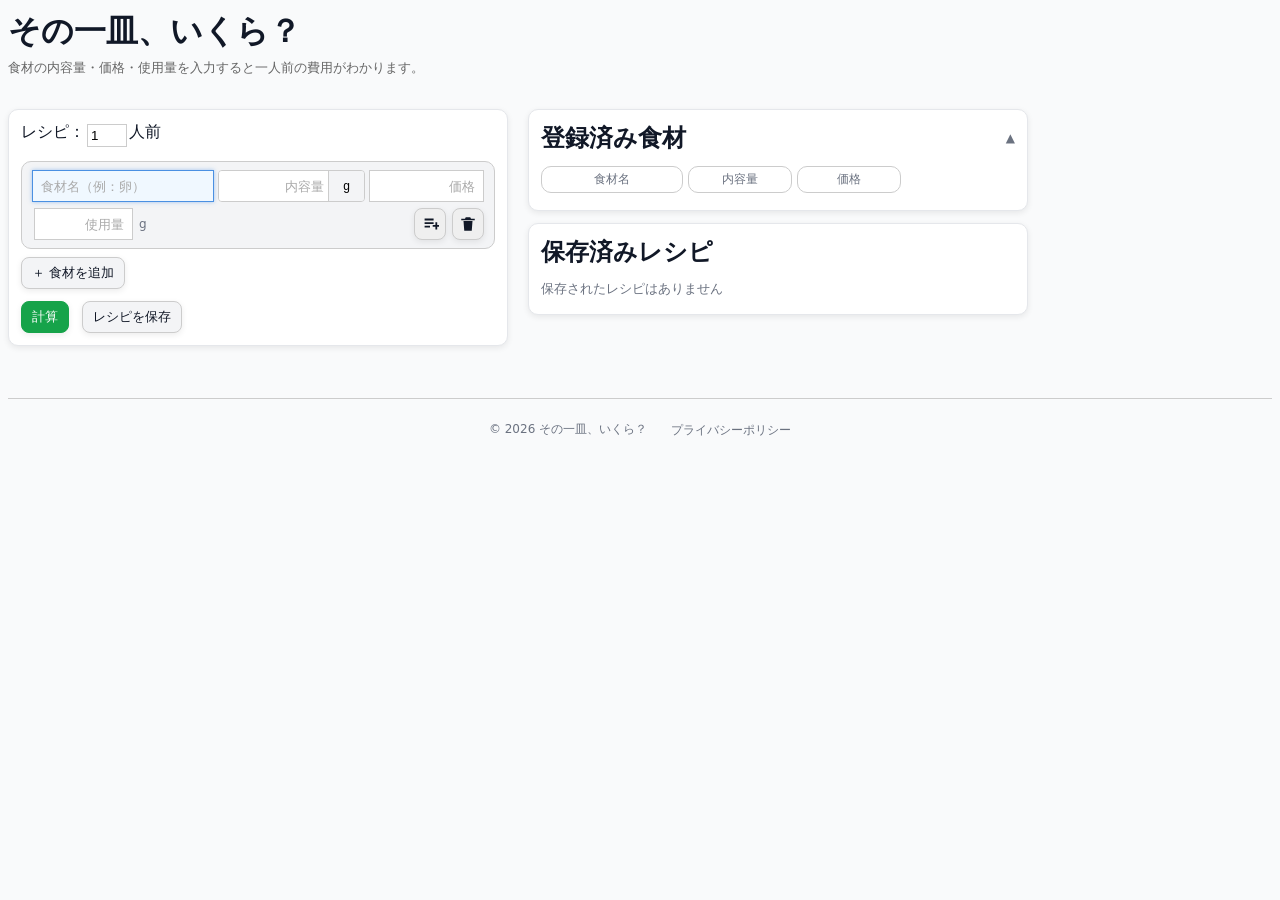
<file: index.html>
<!DOCTYPE html>
<html lang="ja">
  <head>
    <meta charset="UTF-8">
    <meta name="viewport" content="width=device-width, initial-scale=1.0">
    <meta name="description" content="食材の内容量・価格・使用量からレシピ一人前の食費を計算できるツール。よく使う食材やレシピは保存可能。自炊・節約・家計管理に。">
    <meta name="google-site-verification" content="JUQzpSWXDlmY2dKkkwU9a716EybnjabIKuK38MrQCgc" />
    <!-- OGP -->
    <meta property="og:type" content="website">
    <meta property="og:title" content="その一皿、いくら？｜食費計算・一人前コスト計算ツール">
    <meta property="og:description" content="食材の内容量・価格・使用量からレシピ一人前の食費を計算できるツール。自炊・節約・家計管理に。">
    <meta property="og:url" content="https://food-cost-calculator-web.vercel.app/">
    <meta name="twitter:card" content="summary">
    <title>その一皿、いくら？｜食費計算・一人前コスト計算ツール</title>
    <link rel="stylesheet" href="style.css">
    <link rel="preconnect" href="https://fonts.googleapis.com">
    <link rel="preconnect" href="https://fonts.gstatic.com" crossorigin>
    <link href="https://fonts.googleapis.com/earlyaccess/notosansjp.css">
  </head>

  <!-- デバッグon -->
  <!-- <body class="debug"> -->
  <!-- デバッグoff -->
  <body>

      <!-- タイトル -->
    <div id="title-area">
      <h1>その一皿、いくら？</h1>
      <p>食材の内容量・価格・使用量を入力すると一人前の費用がわかります。</p>
      <!-- <p>食費を厳密に管理したい、節約を頑張るあなたに。</p> -->
    </div>

    <!-- 本文 -->
    <div class="container">
      <!-- 左カラム -->
      <div class="col-left">
      <!-- 入力パネル -->
      <section class="panel">
        <!-- 人前 -->
        <div class="servings">
          レシピ：
          <input type="text" id="people" inputmode="decimal" value="1">
          人前
        </div>

        <!-- 食材リスト -->
        <div id="ingredient-row"></div>

        <!-- 追加ボタン -->
        <button class="btn-secondary add-btn" onclick="addRow()">＋ 食材を追加</button>

        <br>

        <!-- 計算ボタン -->
        <button class="btn-primary calc-btn" onclick="calculate()">計算</button>
        <button class="btn-secondary recipe-save-btn" onclick="openRecipeModal()">レシピを保存</button>
      </section>
        
      <!-- 結果パネル -->
      <section class="panel hidden" id="result-panel">
        <div class="result" id="result"></div>
      </section>
      </div><!-- /.col-left -->

      <!-- 右カラム -->
      <div class="col-right">
      <!-- 一覧パネル -->
      <section class="panel">
        <div class="panel-header-toggle" onclick="togglePanel('ingredient-list-body', this)">
          <h2>登録済み食材</h2>
          <span class="toggle-icon">▲</span>
        </div>
        <div id="ingredient-list-body">
          <div class="header">
            <div class="col-name">食材名</div>
            <div class="col-total">内容量</div>
            <div class="col-price">価格</div>
          </div>
          <div id="ingredient-list"></div>
        </div>
      </section>
      <!-- レシピパネル -->
      <section class="panel">
        <h2>保存済みレシピ</h2>
        <div id="recipe-list"></div>
      </section>
      </div><!-- /.col-right -->
    </div><!-- /.container -->

    <!-- 上書き確認モーダル -->
    <div id="overwrite-modal" class="modal-overlay hidden">
      <div class="modal">
        <h3>同名のレシピが存在します</h3>
        <p class="modal-msg">「<span id="overwrite-recipe-name"></span>」を上書きしますか？</p>
        <div class="modal-actions">
          <button class="btn-secondary" id="btn-cancel-overwrite">キャンセル</button>
          <button class="btn-secondary" id="btn-new-save">新規保存</button>
          <button class="btn-primary" id="btn-overwrite">上書き保存</button>
        </div>
      </div>
    </div>

    <!-- レシピ名入力モーダル -->
    <div id="recipe-modal" class="modal-overlay hidden">
      <div class="modal">
        <h3>レシピ名を入力</h3>
        <input type="text" id="recipe-name-input" placeholder="例：鶏肉の煮込み" maxlength="40">
        <div class="modal-actions">
          <button class="btn-secondary" onclick="closeRecipeModal()">キャンセル</button>
          <button class="btn-primary" onclick="confirmSaveRecipe()">保存</button>
        </div>
      </div>
    </div>

    <!-- フッター -->
    <footer id="site-footer">
      <p class="footer-copy">© 2026 その一皿、いくら？</p>
      <nav class="footer-nav">
        <a href="privacy-policy.html">プライバシーポリシー</a>
      </nav>
    </footer>

    <script src="main.js" defer></script>

  </body>
</html>
</file>
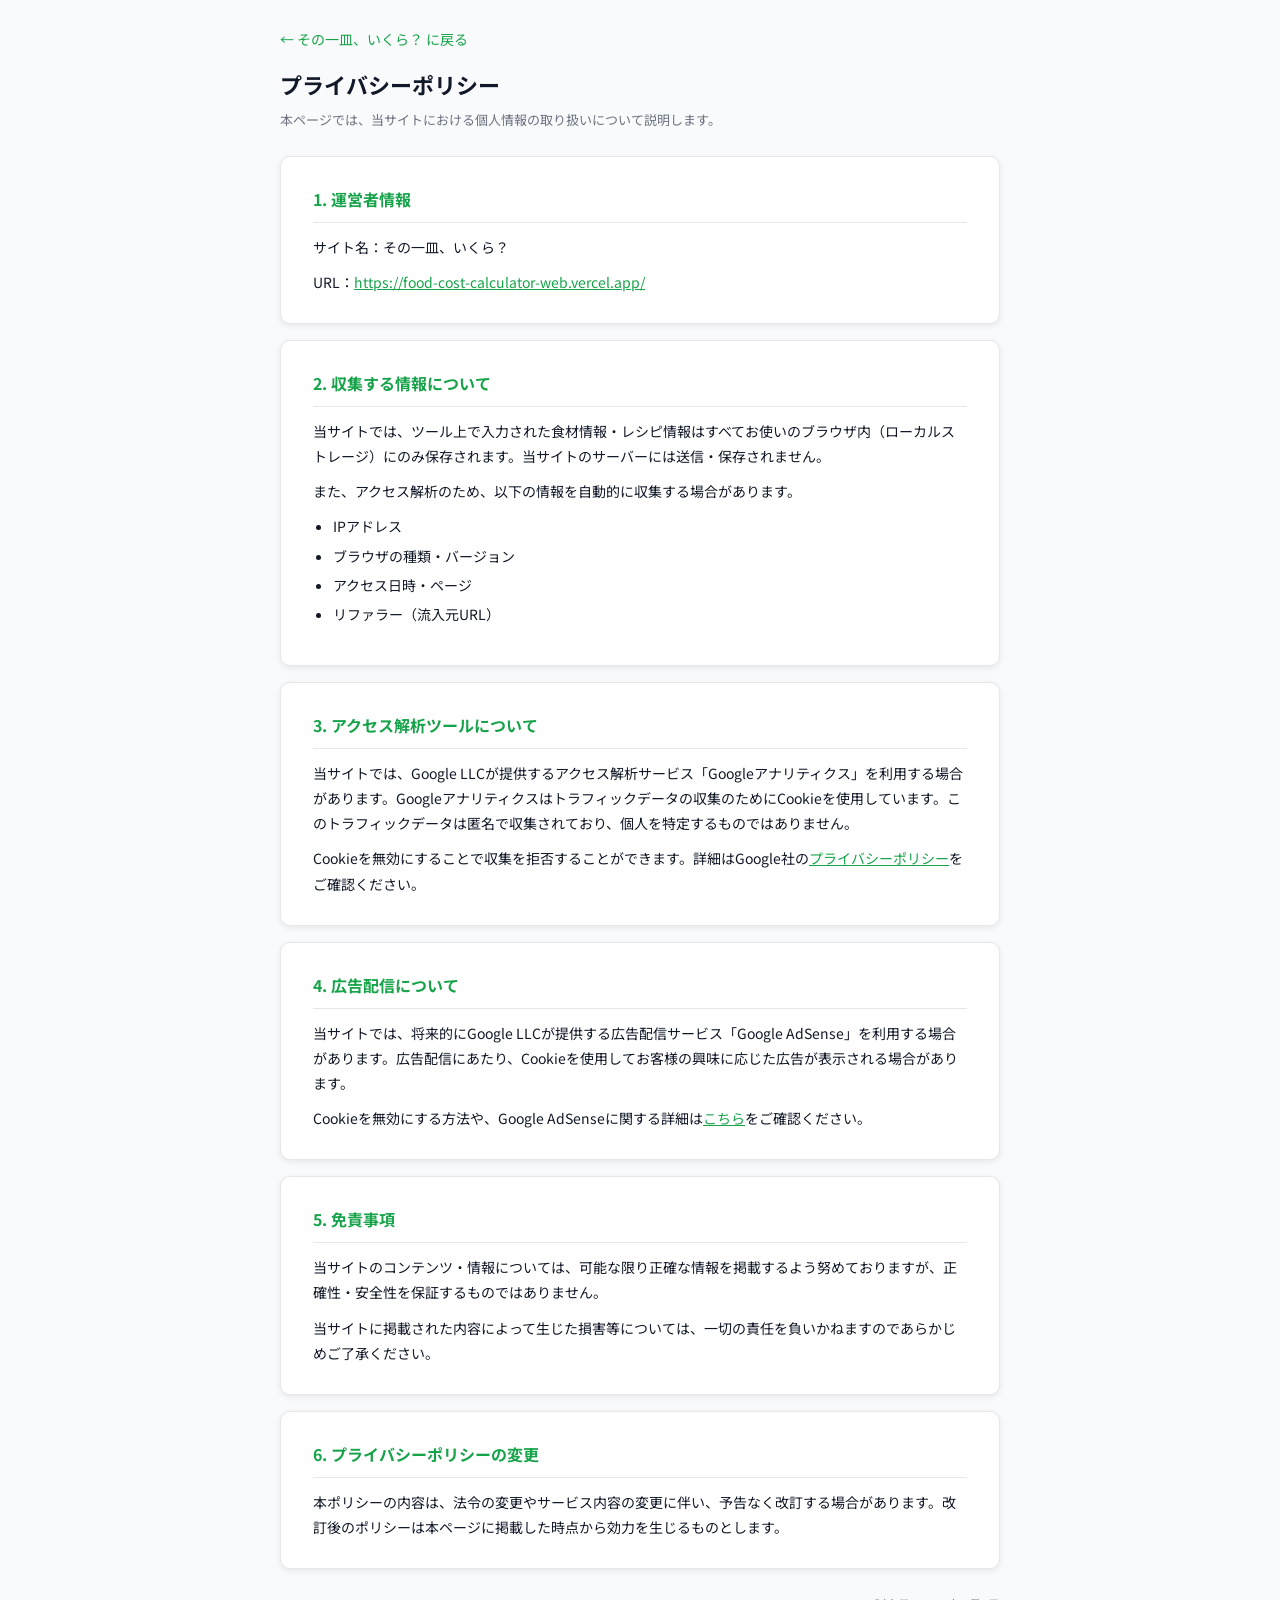
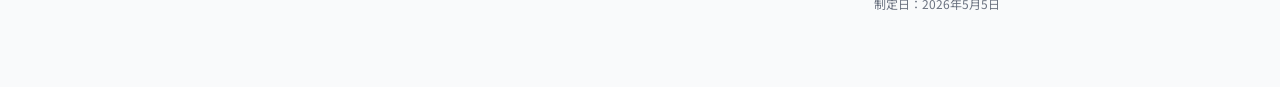
<file: privacy-policy.html>
<!DOCTYPE html>
<html lang="ja">
  <head>
    <meta charset="UTF-8">
    <meta name="viewport" content="width=device-width, initial-scale=1.0">
    <meta name="robots" content="noindex">
    <title>プライバシーポリシー｜その一皿、いくら？</title>
    <link rel="preconnect" href="https://fonts.googleapis.com">
    <link rel="preconnect" href="https://fonts.gstatic.com" crossorigin>
    <link href="https://fonts.googleapis.com/css2?family=Noto+Sans+JP:wght@400;500;700&display=swap" rel="stylesheet">
    <style>
      :root {
        --primary-color: #16a34a;
        --primary-hover-color: #15803d;
        --secondary-color: #f3f4f6;
        --panel: #ffffff;
        --border: #e5e7eb;
        --text: #111827;
        --text-sub: #6b7280;
        --radius: 10px;
        --shadow: 0 2px 6px rgba(0,0,0,0.08);
      }

      * { box-sizing: border-box; }

      body {
        font-family: "Noto Sans JP", system-ui, sans-serif;
        color: var(--text);
        background: #f9fafb;
        margin: 0;
        padding: 0;
        line-height: 1.8;
      }

      /* ヘッダー */
      #title-area {
        max-width: 760px;
        margin: 0 auto;
        padding: 24px 20px 0;
      }

      #title-area a {
        color: var(--primary-color);
        text-decoration: none;
        font-size: 14px;
      }

      #title-area a:hover { text-decoration: underline; }

      #title-area h1 {
        font-size: 22px;
        margin: 12px 0 4px;
      }

      #title-area p {
        font-size: 13px;
        color: var(--text-sub);
        margin: 0 0 24px;
      }

      /* 本文 */
      .container {
        max-width: 760px;
        margin: 0 auto;
        padding: 0 20px 60px;
      }

      .panel {
        background: var(--panel);
        border: 1px solid var(--border);
        border-radius: var(--radius);
        padding: 28px 32px;
        margin-bottom: 16px;
        box-shadow: var(--shadow);
      }

      .panel h2 {
        font-size: 16px;
        font-weight: 700;
        color: var(--primary-color);
        margin: 0 0 12px;
        padding-bottom: 8px;
        border-bottom: 1px solid var(--border);
      }

      .panel p {
        font-size: 14px;
        margin: 0 0 10px;
        color: var(--text);
      }

      .panel p:last-child { margin-bottom: 0; }

      .panel ul {
        font-size: 14px;
        padding-left: 20px;
        margin: 0 0 10px;
      }

      .panel ul li { margin-bottom: 4px; }

      .updated {
        font-size: 12px;
        color: var(--text-sub);
        text-align: right;
        margin-top: 24px;
      }

      a { color: var(--primary-color); }
    </style>
  </head>
  <body>

    <div id="title-area">
      <a href="index.html">← その一皿、いくら？ に戻る</a>
      <h1>プライバシーポリシー</h1>
      <p>本ページでは、当サイトにおける個人情報の取り扱いについて説明します。</p>
    </div>

    <div class="container">

      <div class="panel">
        <h2>1. 運営者情報</h2>
        <p>サイト名：その一皿、いくら？</p>
        <p>URL：<a href="https://food-cost-calculator-web.vercel.app/" target="_blank">https://food-cost-calculator-web.vercel.app/</a></p>
      </div>

      <div class="panel">
        <h2>2. 収集する情報について</h2>
        <p>当サイトでは、ツール上で入力された食材情報・レシピ情報はすべてお使いのブラウザ内（ローカルストレージ）にのみ保存されます。当サイトのサーバーには送信・保存されません。</p>
        <p>また、アクセス解析のため、以下の情報を自動的に収集する場合があります。</p>
        <ul>
          <li>IPアドレス</li>
          <li>ブラウザの種類・バージョン</li>
          <li>アクセス日時・ページ</li>
          <li>リファラー（流入元URL）</li>
        </ul>
      </div>

      <div class="panel">
        <h2>3. アクセス解析ツールについて</h2>
        <p>当サイトでは、Google LLCが提供するアクセス解析サービス「Googleアナリティクス」を利用する場合があります。Googleアナリティクスはトラフィックデータの収集のためにCookieを使用しています。このトラフィックデータは匿名で収集されており、個人を特定するものではありません。</p>
        <p>Cookieを無効にすることで収集を拒否することができます。詳細はGoogle社の<a href="https://policies.google.com/privacy" target="_blank">プライバシーポリシー</a>をご確認ください。</p>
      </div>

      <div class="panel">
        <h2>4. 広告配信について</h2>
        <p>当サイトでは、将来的にGoogle LLCが提供する広告配信サービス「Google AdSense」を利用する場合があります。広告配信にあたり、Cookieを使用してお客様の興味に応じた広告が表示される場合があります。</p>
        <p>Cookieを無効にする方法や、Google AdSenseに関する詳細は<a href="https://policies.google.com/technologies/ads" target="_blank">こちら</a>をご確認ください。</p>
      </div>

      <div class="panel">
        <h2>5. 免責事項</h2>
        <p>当サイトのコンテンツ・情報については、可能な限り正確な情報を掲載するよう努めておりますが、正確性・安全性を保証するものではありません。</p>
        <p>当サイトに掲載された内容によって生じた損害等については、一切の責任を負いかねますのであらかじめご了承ください。</p>
      </div>

      <div class="panel">
        <h2>6. プライバシーポリシーの変更</h2>
        <p>本ポリシーの内容は、法令の変更やサービス内容の変更に伴い、予告なく改訂する場合があります。改訂後のポリシーは本ページに掲載した時点から効力を生じるものとします。</p>
      </div>

      <p class="updated">制定日：2026年5月5日</p>

    </div>

  </body>
</html>
</file>
<file: style.css>
body{
  font-family:
    "Noto Sans JP",
    system-ui, -apple-system, "Segoe UI", Roboto,
    "Hiragino Sans", "Yu Gothic UI", "Yu Gothic",
    "Hiragino Kaku Gothic ProN", Meiryo,
    "Helvetica Neue", Arial, sans-serif;
  color: var(--text);
  background: #f9fafb;
}

/* 色、線など設定 */
:root{
  --primary-color: #16a34a;       /* 主操作ボタン背景色 */
  --primary-hover-color: #15803d;
  --secondary-color: #f3f4f6;     /* 副操作ボタン・ヘッダー背景色 */
  --secondary-hover-color: #e5e7eb;
  --alert-color: #ffe6e6;         /* 警告色：削除ボタン、エラー箇所 */
  --panel: #ffffff;/*#e6fce6;               /* パネル背景色 */
  --border: #ccc;                 /* 境界線 */

  --row-hover-color: #f3f4f6;

  --text: #111827;
  --text-sub: #6b7280;

  --radius: 10px; /* 角R：ボタン、パネル、ヘッダー */
  --shadow:  0 2px 6px rgba(0,0,0,0.08);/*1px 1px 2px rgba(0,0,0,0.6); /* 影 */

  --control-h: 32px;   /* 入力・ボタンの共通高さ */
  --control-px: 8px;   /* 入力の左右padding */

  --name-width: 21%;  /* 食材名 幅：ヘッダー、入力、リスト */
  --other-width: 17%;  /* 価格、内容量、使用量 幅 */

  --bot-margin: 5px; /* 行間 */
}

/* デバッグ用背景色 */
.debug .header { background: rgba(255,0,0,0.5); }
.debug .row { background: rgba(0,255,0,0.5); }
.debug input { background: rgba(0,0,255,0.5); }
.debug .result-row .name { background: rgba(255,255,0,0.5); }
.debug .result-row .value { background: rgba(0,255,255,0.5); }
.debug .result-row .ratio { background: rgba(255,0,255,0.5); }
.debug .ingredient-item { background: rgba(0,255,0,0.5); }
.debug .name { background: rgba(0,0,255,0.5); }
.debug .price { background: rgba(0,0,255,0.5); }
.debug .total { background: rgba(0,0,255,0.5); }
.debug .actions { background: rgba(255,0,255,0.5); }

/*タイトル*/
#title-area { margin: 10px 0px 20px 0px; }

#title-area h1 { margin: 0px 0px 5px 0px; }

#title-area p {
  font-size: 13px;
  color: #666;
  margin: 0px 0px 0px 0px;
}

.panel h2{ margin: 0 0 12px 0; }

/*本文全体*/
.container {
  width: 100%;
  max-width: 1040px; /* 左右500px + gap */
  display: flex;
  flex-wrap: wrap;
  gap: 0 20px;
  align-items: flex-start;
}

/* 左右カラム（PCで横並び） */
.col-left, .col-right {
  flex: 1 1 440px;
  max-width: 500px;
  min-width: 0;
}

/* スマホでは縦積み */
@media (max-width: 767px) {
  .container {
    flex-direction: column;
    max-width: 500px;
  }
  .col-left, .col-right {
    width: 100%;
    max-width: 100%;
  }
}

/* パネル */
.panel{
  background: var(--panel);
  border: 1px solid #e5e7eb;/*var(--border);*/
  border-radius: var(--radius);
  padding: 12px;
  margin: 12px 0;
  box-shadow: var(--shadow);
}

/*入力全般*/
input, select {
  box-sizing: border-box;
  border: 1px solid #ccc;
  padding: 3px;
  transition: all 0.15s ease;
  height: var(--control-h);
}

input:focus {
  outline: none; /* デフォルトの青枠を消す */
  border: 1px solid #4a90e2;
  background-color: #f0f8ff;
  box-shadow: 0 0 4px rgba(74, 144, 226, 0.5);
}

input::placeholder { color: #aaa; }

input.error { background-color: var(--alert-color); }
input.error:focus {
  border: 1px solid #ff4d4d;
  box-shadow: 0 0 4px rgba(255, 77, 77, 0.5);
}

/* 〇人前 */
.servings {
  display: flex;
  margin-bottom: 12px;
}

.servings input {
  height: auto;
  margin: 2px;
  width: 3em;
}

/* ヘッダー */
.header {
  font-size: 12px;
  font-weight: 500;
  color: var(--text-sub);
  display: flex;
  /* align-items: center; */
  justify-content: flex-start;
  gap: 1%;
  margin-bottom: var(--bot-margin);
}

.header div {
  box-sizing: border-box;
  background-color: transparent;/* var(--secondary-color);*/
  border: 1px solid var(--border);
  border-radius: var(--radius);
  padding: 4px 0;
  text-align: center;
}

/*食材、価格、内容量、使用量*/
.row {
  width: auto;
  display: flex;
  /* align-items: center; */
  justify-content: flex-start;
  gap: 1%;
  margin-bottom: var(--bot-margin);
  transition: background 0.15s ease;
}

.row:hover {
  background: var(--row-hover-color);
}

.row input, .ingredient-item input {
  padding: 0 var(--control-px);
}

.name {
  width: var(--name-width);
}

.price, .total, .used {
  width: var(--other-width);
  text-align: right;
}

/*ボタン全般*/
button {
  width: auto;
  box-sizing: border-box;
  cursor: pointer;
  border-radius: 8px;
  border: 1px solid var(--border);
  color: var(--text);
  padding: 6px 10px;
  box-shadow: var(--shadow);
  height: var(--control-h);
}

/* 主操作ボタン */
.btn-primary{
  background: var(--primary-color);
  border-color: var(--primary-color);
  color: #fff;
}
.btn-primary:hover{ background: var(--primary-hover-color); }

/* 副操作ボタン */
.btn-secondary{ background: var(--secondary-color); }
.btn-secondary:hover{ background: var(--secondary-hover-color); }

/* 食材追加 */
/* .add-btn {
  font-size: 14px;
  padding: 6px 10px;
} */

/* 計算 */
.calc-btn {
  margin: 12px 0 0 0;
}

/* 削除ボタン選択時 */
.delete-btn:hover { background: var(--alert-color); }

/* アイコンボタン（削除用） */
.btn-icon{
  width: 32px;
  height: 32px;
  padding: 6px;
  display: inline-flex;
  align-items: center;
  justify-content: center;
  line-height: 1;
}

.btn-icon svg{
  width: 18px;
  height: 18px;
  display: block;
}

/*計算結果*/
#result {
  padding: 20px;
  border-radius: 12px;
  background: linear-gradient(180deg, #ffffff 0%, #f9fafb 100%);
  /* margin: 0px 0px 0px 6%; */
  min-height: 24px;
}

.result-row {
  display: flex; 
  justify-content: left; 
}

#result .name {
  display: inline-block;
  text-align: right;
  width: 45%;
}

#result .value {
  display: inline-block;
  text-align: right;
  width: 30%;
}

#result .ratio {
  display: inline-block;
  text-align: right;
  flex-grow: 1;
}

#result .perPerson {
  font-size: 24px;
  font-weight: bold;
  color: var(--primary-color);
}

/* 候補リスト */
.name-wrapper {
  box-sizing: border-box;
  display: flex;
  align-items: center;
  position: relative;
  width: var(--name-width);
}

.name-wrapper .name {
  height: var(--control-h);
  width: 100%;
}

/* オートコンプリート */
.suggestions {
  font-size: 13px;
  position: absolute;
  top: 100%;
  left: 0;
  right: 0;
  background: #fff;
  border: 1px solid #ccc;
  z-index: 10;
  max-height: 150px;
  overflow-y: auto;
  list-style: none;
  margin: 0;
  padding: 0;
}

.suggestions li {
  padding: 4px;
  cursor: pointer;
}

.suggestions li:hover {
  background: #e6f2ff;
}

/* Autocomplete 選択中 */
.suggestions li.selected {
  background-color: #b0d5ff;
}

.hidden {
  display: none;
}

/* 登録食材リスト */
.ingredient-item {
  display: flex;
  /* align-items: center; */
  justify-content: flex-start;
  gap: 1%;
  margin-bottom: var(--bot-margin);
  /* max-width: 500px; */
  transition: background 0.15s ease;
}

.ingredient-item:hover {
  background: var(--row-hover-color);
}

.ing-name, .ing-price, .ing-total {
  font-size: 13px;
  align-items: center;
  /* padding: 0 8px; */
  height: var(--control-h);
  /* text-align: center; */
  /* background: rgba(255,0,255,0.5);  */
}

.actions {
  /*width: auto;/*28%; */
  flex-grow: 1;
  display: flex;
  justify-content: flex-end;
  align-items: center;
  gap: 6px;
}



/* ==============================
   食材カード＋2行レイアウト
   ============================== */

/* カード化 */
.row {
  display: block !important;
  background: var(--secondary-color);
  border: 1px solid var(--border);
  border-radius: var(--radius);
  padding: 8px 10px;
  margin-bottom: 8px;
}

.row:hover {
  background: #ebebec;
}

/* 1行目：食材名・内容量・価格・ボタン */
.row-line1 {
  display: flex;
  align-items: center;
  gap: 4px;
  margin-bottom: 6px;
}

/* 食材名 */
.row-line1 .name-wrapper {
  flex: 1.5;
  min-width: 0;
  position: relative;
  width: auto;
}

.row-line1 .name-wrapper .name {
  width: 100%;
  box-sizing: border-box;
}

/* 内容量＋単位プルダウン一体化 */
.total-wrapper {
  display: flex;
  align-items: center;
  flex: 1.2;
  min-width: 0;
  border: 1px solid #ccc;
  border-radius: 4px;
  overflow: hidden;
  height: var(--control-h);
  box-sizing: border-box;
}

.total-wrapper .total {
  flex: 1;
  min-width: 0;
  border: none !important;
  box-shadow: none !important;
  height: 100%;
  padding: 0 4px;
  text-align: right;
}

.total-wrapper .total:focus {
  outline: none;
  background-color: #f0f8ff;
}

.total-wrapper .unit {
  flex-shrink: 0;
  border: none;
  border-left: 1px solid #ccc;
  background: #f3f4f6;
  height: 100%;
  padding: 0 2px;
  font-size: 12px;
  cursor: pointer;
  box-sizing: border-box;
  appearance: none;
  -webkit-appearance: none;
  text-align: center;
  width: 36px;
}

/* 価格 */
.row-line1 .price {
  flex: 0.8;
  min-width: 0;
  text-align: right;
}

/* 2行目：使用量 */
.row-line2 {
  display: flex;
  align-items: center;
  gap: 6px;
  padding-left: 2px;
}

.row-line2 .used {
  width: 22%;
  text-align: right;
}

.unit-label {
  font-size: 12px;
  color: var(--text-sub);
  white-space: nowrap;
}

/* ==============================
   登録済み食材リスト 列幅（ヘッダー・行共通）
   ============================== */
.col-name  { flex: 0 0 30%; }
.col-price { flex: 0 0 22%; justify-content: flex-end; }
.col-total { flex: 0 0 22%; justify-content: flex-end; }

.ingredient-item .col-name,
.ingredient-item .col-price,
.ingredient-item .col-total {
  font-size: 13px;
  height: var(--control-h);
  display: flex;
  align-items: center;
  overflow: hidden;
  white-space: nowrap;
}

/* 編集時：内容量＋単位を col-total と同じ幅で一体化 */
.col-total-wrapper {
  flex: 0 0 22%;          /* col-total と同じ幅 */
  display: flex;
  align-items: stretch;
  height: var(--control-h);
  border: 1px solid var(--border);
  border-radius: 4px;
  overflow: hidden;
  box-sizing: border-box;
}

.col-total-wrapper .col-total {
  flex: 1;
  min-width: 0;
  border: none !important;
  box-shadow: none !important;
  height: 100%;
  padding: 0 4px;
  text-align: right;
}

.col-total-wrapper .col-total:focus {
  outline: none;
  background-color: #f0f8ff;
}

.col-total-wrapper .col-unit {
  flex-shrink: 0;
  width: 34px;
  height: 100%;
  border: none;
  border-left: 1px solid var(--border);
  background: #e9eaec;
  font-size: 12px;
  text-align: center;
  cursor: pointer;
  box-sizing: border-box;
  appearance: none;
  -webkit-appearance: none;
  padding: 0;
}

/* 編集時 input */
.ingredient-item input.col-name  { flex: 0 0 30%; padding: 0 var(--control-px); min-width: 0;}
.ingredient-item input.col-price { flex: 0 0 22%; padding: 0 var(--control-px); min-width: 0; text-align: right; }

/* ==============================
   レシピ保存ボタン
   ============================== */
.recipe-save-btn { margin: 8px 0 0 8px; }

/* ==============================
   モーダル
   ============================== */
.modal-overlay {
  position: fixed;
  inset: 0;
  background: rgba(0,0,0,0.4);
  z-index: 100;
  display: flex;
  align-items: center;
  justify-content: center;
}

.modal-overlay.hidden { display: none; }

.modal {
  background: #fff;
  border-radius: var(--radius);
  padding: 24px;
  width: 90%;
  max-width: 320px;
  box-shadow: 0 8px 24px rgba(0,0,0,0.2);
}

.modal h3 { margin: 0 0 16px 0; font-size: 16px; }

.modal input {
  width: 100%;
  box-sizing: border-box;
  margin-bottom: 16px;
}

.modal-actions {
  display: flex;
  justify-content: flex-end;
  gap: 8px;
}

/* ==============================
   レシピ一覧
   ============================== */
.recipe-item {
  display: flex;
  align-items: center;
  gap: 8px;
  padding: 8px 4px;
  border-bottom: 1px solid #eee;
  transition: background 0.15s ease;
}

.recipe-item:last-child { border-bottom: none; }
.recipe-item:hover { background: var(--row-hover-color); }

.recipe-name {
  font-size: 14px;
  font-weight: 500;
  flex: 1;
  overflow: hidden;
  white-space: nowrap;
  text-overflow: ellipsis;
}

.recipe-meta {
  font-size: 11px;
  color: var(--text-sub);
  white-space: nowrap;
}

.btn-sm {
  height: var(--control-h);
  font-size: 12px;
  padding: 0 10px;
  white-space: nowrap;
}

.empty-msg {
  font-size: 13px;
  color: var(--text-sub);
  margin: 4px 0;
}

.modal-msg {
  font-size: 13px;
  color: var(--text-sub);
  margin: 0 0 16px 0;
}
/* ==============================
   折りたたみパネルヘッダー
   ============================== */
.panel-header-toggle {
  display: flex;
  align-items: center;
  justify-content: space-between;
  cursor: pointer;
  margin-bottom: 12px;
  user-select: none;
}

.panel-header-toggle h2 {
  margin: 0;
}

.toggle-icon {
  font-size: 12px;
  color: var(--text-sub);
}

/* ==============================
    フッター
   ============================== */
#site-footer {
  margin-top: 40px;
  padding: 20px;
  border-top: 1px solid var(--border);
  display: flex;
  justify-content: center;
  align-items: center;
  gap: 24px;
  flex-wrap: wrap;
}

.footer-copy {
  font-size: 12px;
  color: var(--text-sub);
  margin: 0;
}

.footer-nav a {
  font-size: 12px;
  color: var(--text-sub);
  text-decoration: none;
}

.footer-nav a:hover {
  color: var(--primary-color);
  text-decoration: underline;
}
</file>
